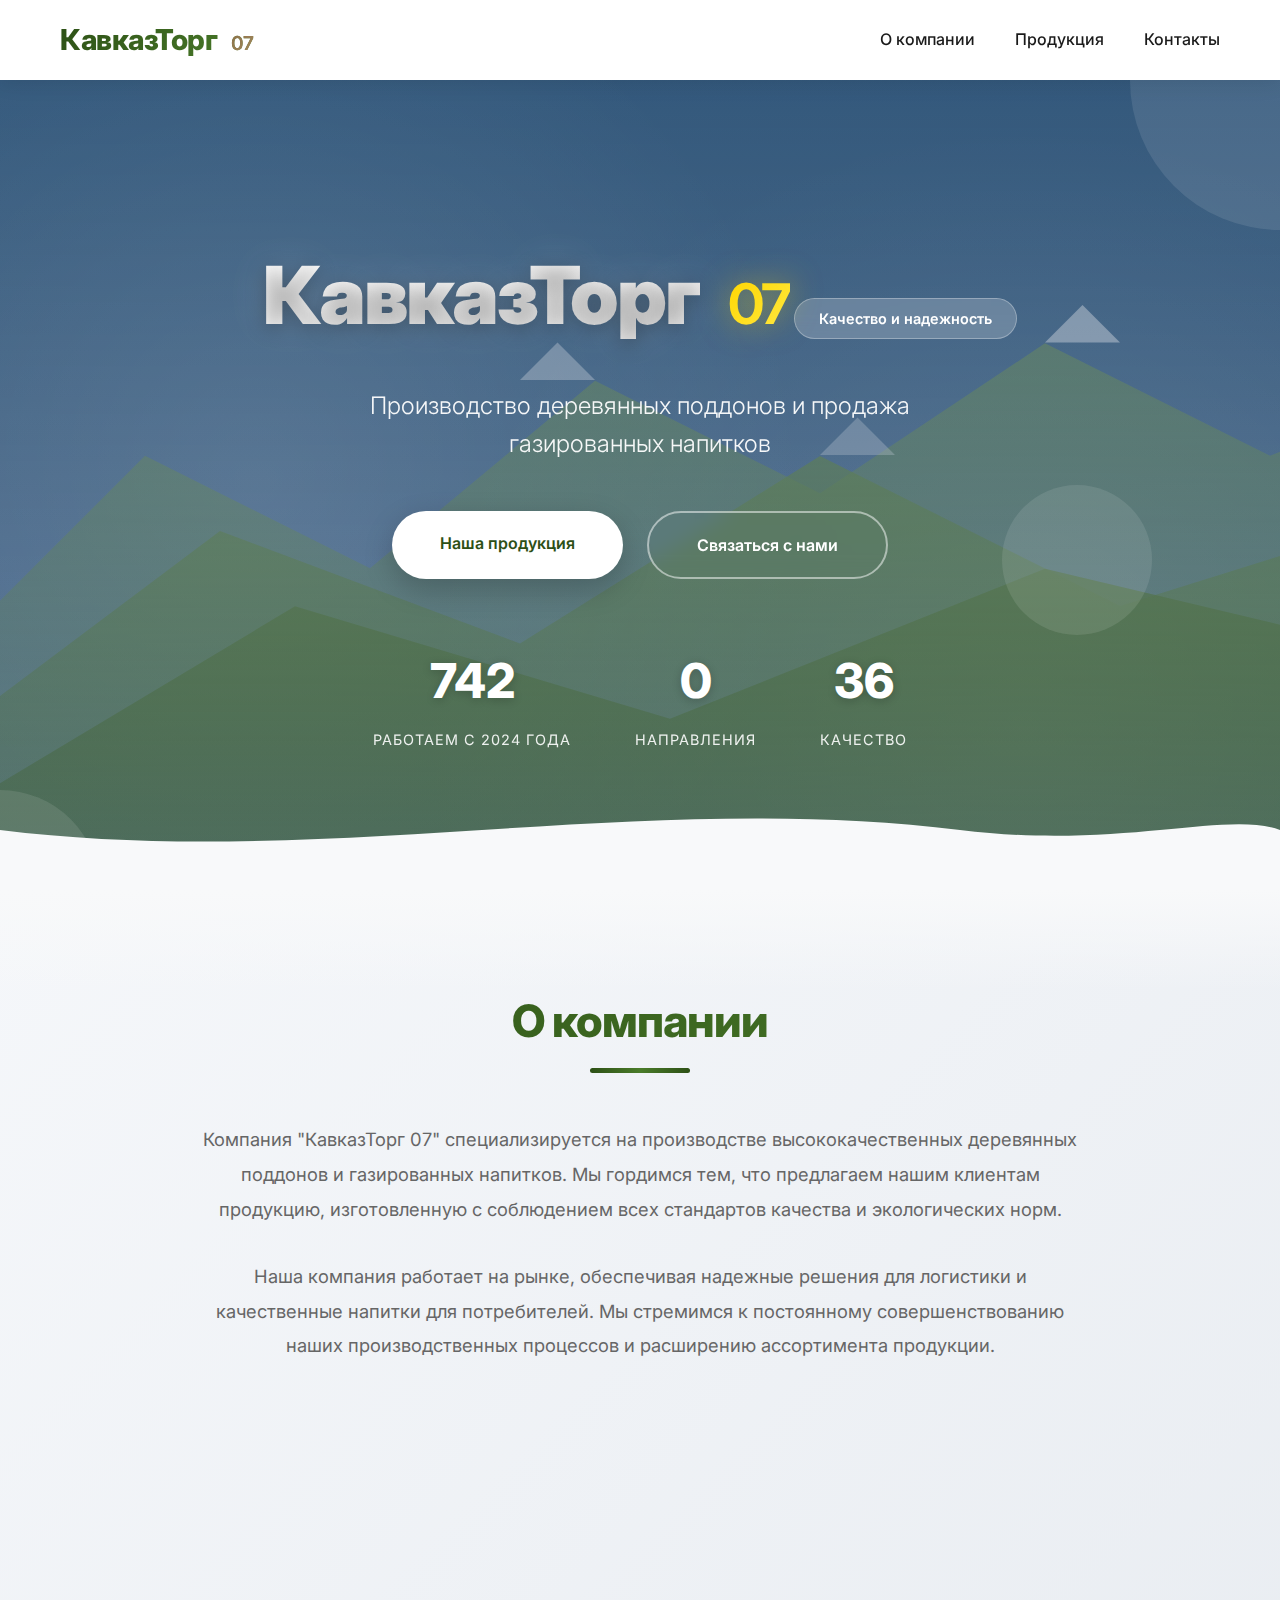
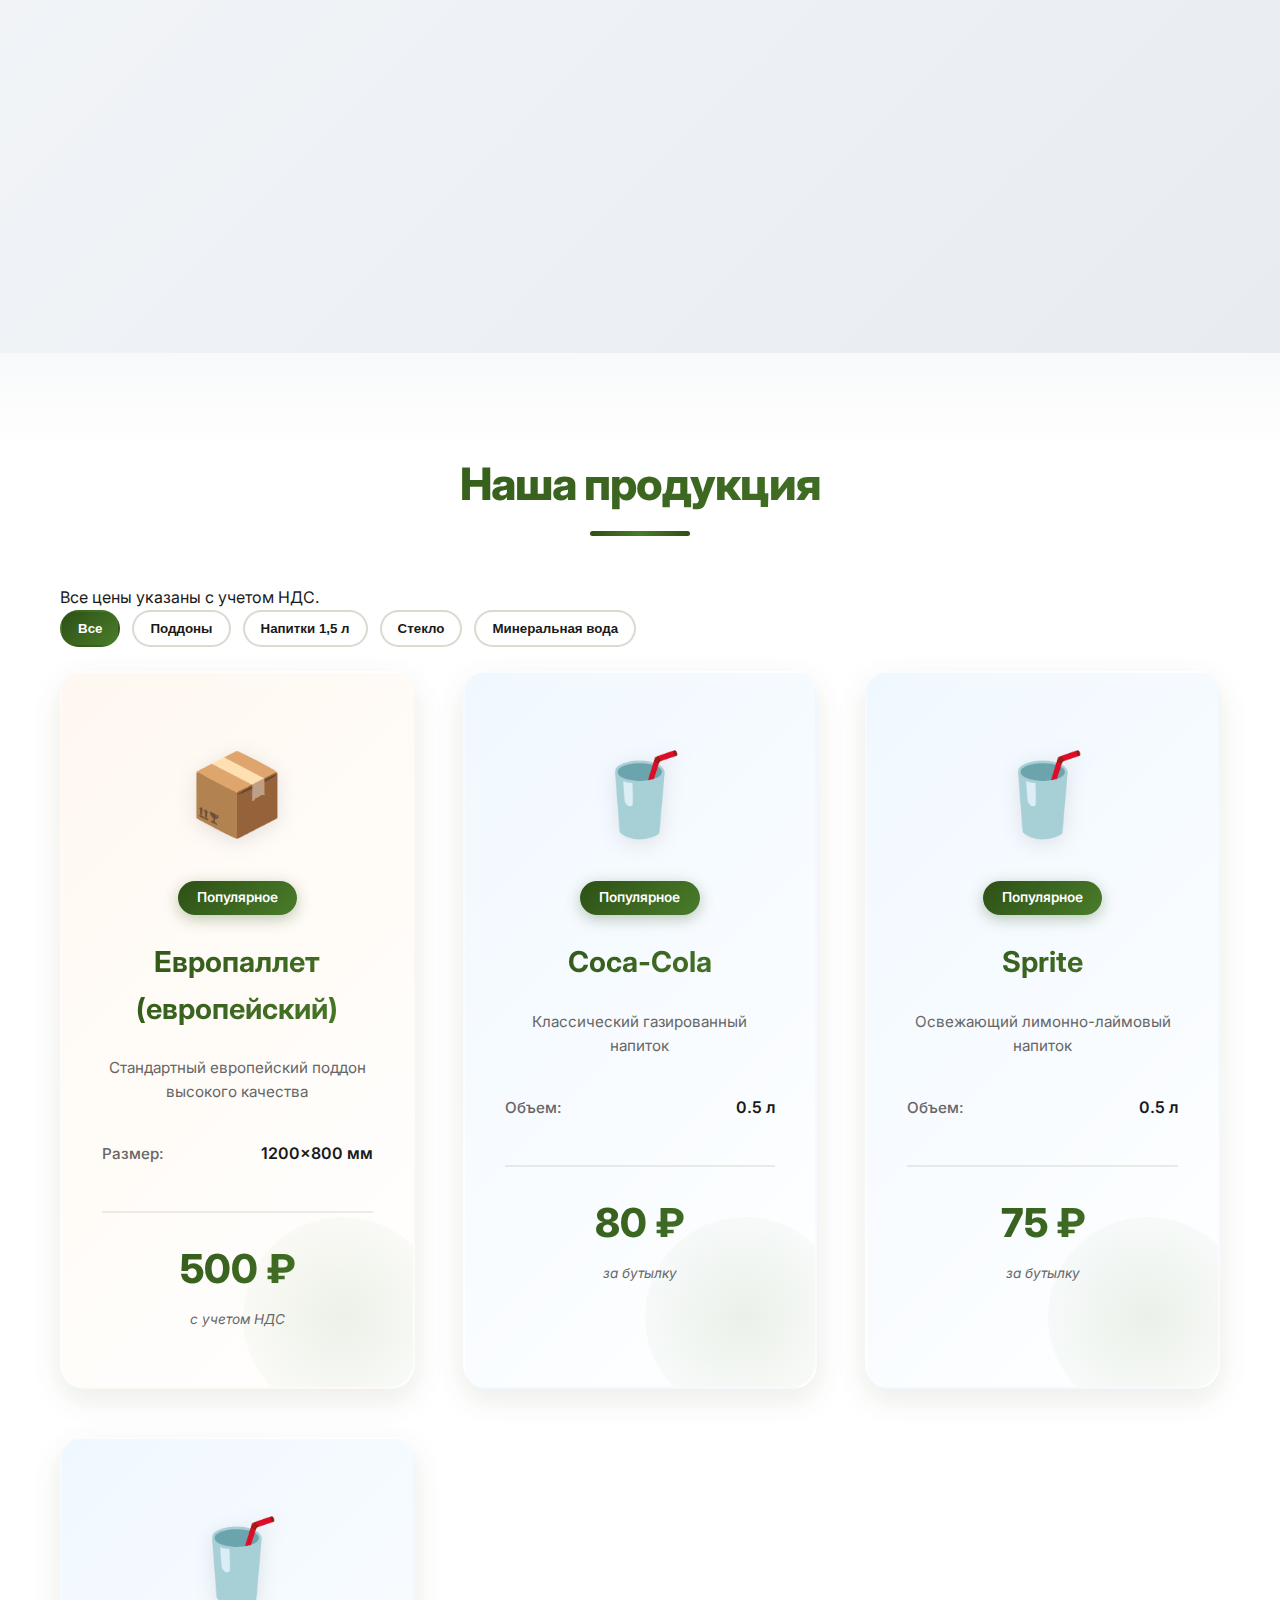
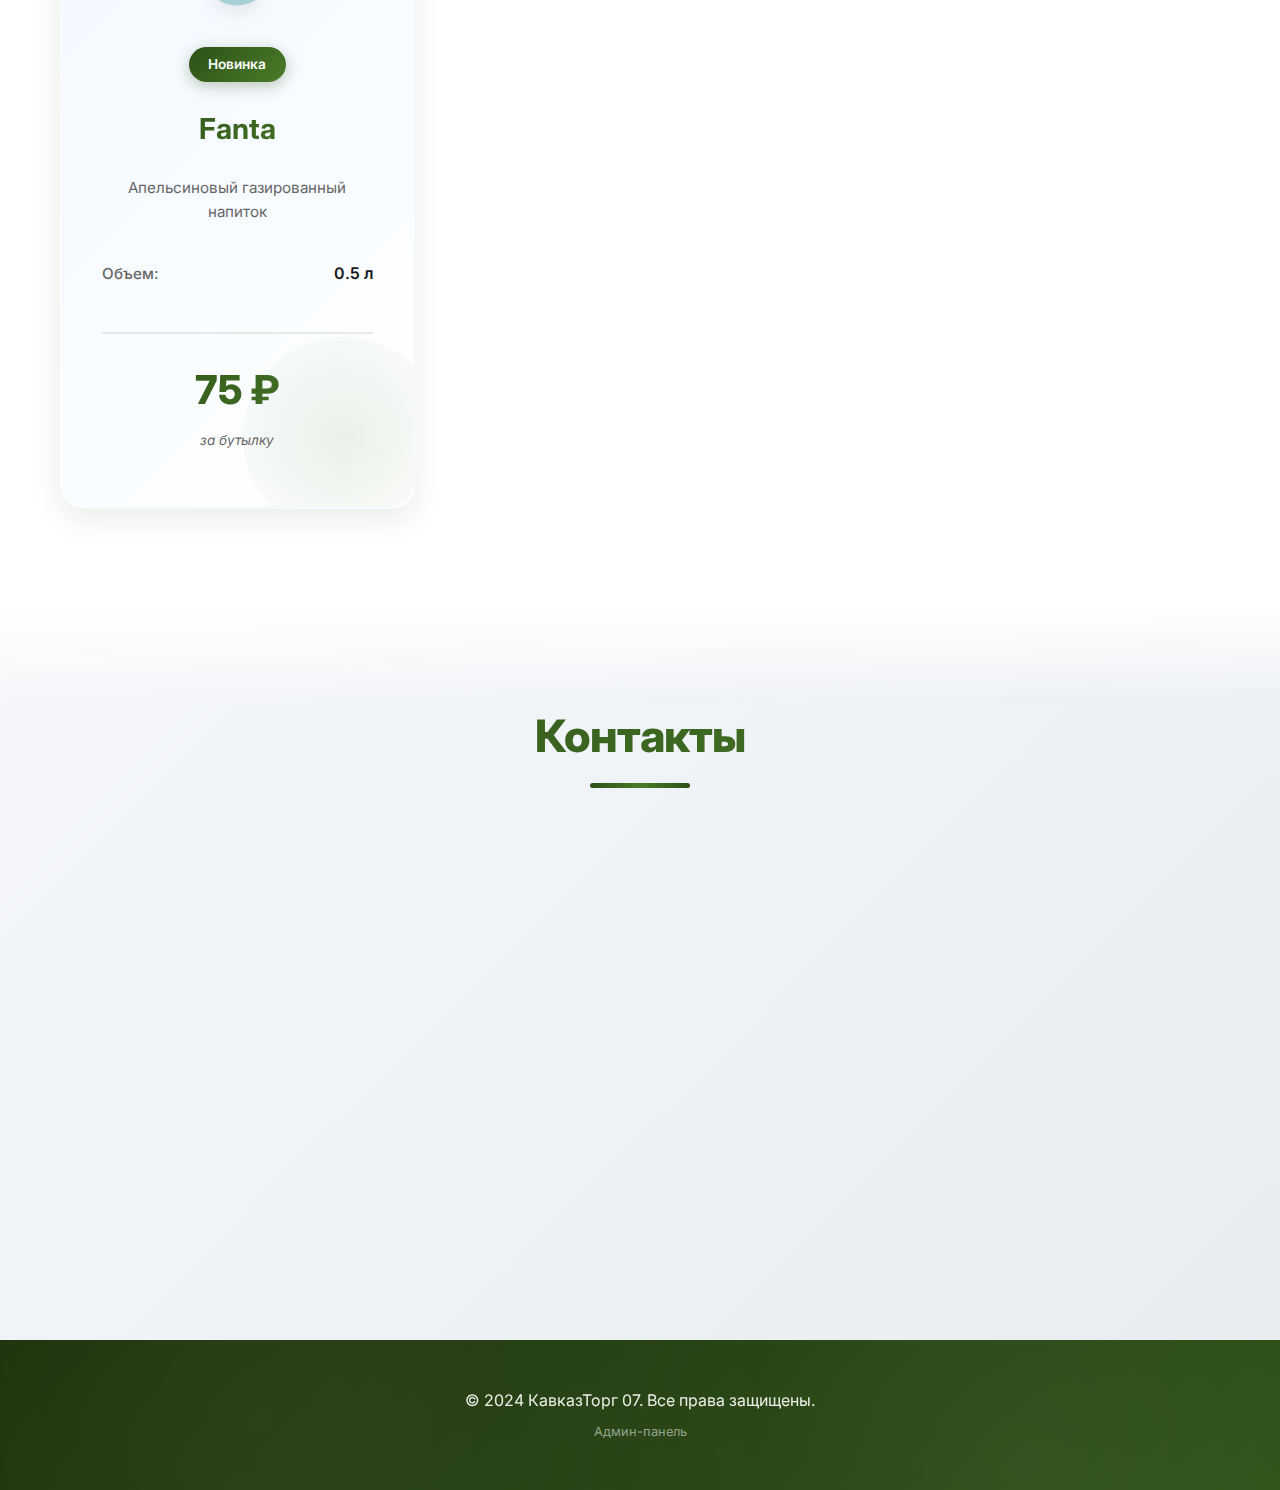
<file: index.html>
<!DOCTYPE html>
<html lang="ru">
<head>
    <meta charset="UTF-8">
    <meta name="viewport" content="width=device-width, initial-scale=1.0">
    <meta name="description" content="КавказТорг 07 - производство деревянных поддонов и газированных напитков">
    <title>КавказТорг 07 - Деревянные поддоны и газированные напитки</title>
    <link rel="stylesheet" href="styles.css">
    <link rel="preconnect" href="https://fonts.googleapis.com">
    <link rel="preconnect" href="https://fonts.gstatic.com" crossorigin>
    <link href="https://fonts.googleapis.com/css2?family=Inter:wght@300;400;500;600;700&display=swap" rel="stylesheet">
    <script src="data.js"></script>
</head>
<body>
    <!-- Header -->
    <header class="header">
        <div class="container">
            <div class="header-content">
                <a href="#" class="logo" onclick="event.preventDefault(); window.scrollTo({top: 0, behavior: 'smooth'});">
                    <h1 class="logo-text">КавказТорг <span class="logo-number">07</span></h1>
                </a>
                <nav class="nav">
                    <a href="#about" class="nav-link">О компании</a>
                    <a href="#products" class="nav-link">Продукция</a>
                    <a href="#contacts" class="nav-link">Контакты</a>
                </nav>
                <div class="mobile-menu-toggle" id="mobileMenuToggle">
                    <span></span>
                    <span></span>
                    <span></span>
                </div>
            </div>
        </div>
        <nav class="mobile-nav" id="mobileNav">
            <a href="#about" class="mobile-nav-link">О компании</a>
            <a href="#products" class="mobile-nav-link">Продукция</a>
            <a href="#contacts" class="mobile-nav-link">Контакты</a>
        </nav>
    </header>

    <!-- Hero Section -->
    <section class="hero">
        <!-- Интерактивный фон с горами Кавказа -->
        <svg class="hero-mountains" viewBox="0 0 1920 1080" preserveAspectRatio="xMidYMax slice" xmlns="http://www.w3.org/2000/svg">
            <defs>
                <linearGradient id="mountainGradient1" x1="0%" y1="0%" x2="0%" y2="100%">
                    <stop offset="0%" style="stop-color:#5a7c3a;stop-opacity:0.8" />
                    <stop offset="50%" style="stop-color:#4a6c2a;stop-opacity:0.6" />
                    <stop offset="100%" style="stop-color:#3a5c1a;stop-opacity:0.4" />
                </linearGradient>
                <linearGradient id="mountainGradient2" x1="0%" y1="0%" x2="0%" y2="100%">
                    <stop offset="0%" style="stop-color:#6a8c4a;stop-opacity:0.7" />
                    <stop offset="50%" style="stop-color:#5a7c3a;stop-opacity:0.5" />
                    <stop offset="100%" style="stop-color:#4a6c2a;stop-opacity:0.3" />
                </linearGradient>
                <linearGradient id="mountainGradient3" x1="0%" y1="0%" x2="0%" y2="100%">
                    <stop offset="0%" style="stop-color:#7a9c5a;stop-opacity:0.6" />
                    <stop offset="50%" style="stop-color:#6a8c4a;stop-opacity:0.4" />
                    <stop offset="100%" style="stop-color:#5a7c3a;stop-opacity:0.2" />
                </linearGradient>
                <linearGradient id="skyGradient" x1="0%" y1="0%" x2="0%" y2="100%">
                    <stop offset="0%" style="stop-color:#87CEEB;stop-opacity:0.3" />
                    <stop offset="50%" style="stop-color:#B0E0E6;stop-opacity:0.2" />
                    <stop offset="100%" style="stop-color:#E0F6FF;stop-opacity:0.1" />
                </linearGradient>
            </defs>
            <!-- Небо -->
            <rect width="100%" height="100%" fill="url(#skyGradient)"/>
            <!-- Горы на заднем плане -->
            <path class="mountain mountain-back" d="M 0,800 L 300,500 L 600,650 L 900,400 L 1200,550 L 1500,350 L 1800,500 L 1920,450 L 1920,1080 L 0,1080 Z" fill="url(#mountainGradient3)">
                <animate attributeName="d" dur="30s" repeatCount="indefinite" 
                    values="M 0,800 L 300,500 L 600,650 L 900,400 L 1200,550 L 1500,350 L 1800,500 L 1920,450 L 1920,1080 L 0,1080 Z;
                            M 0,820 L 300,520 L 600,670 L 900,420 L 1200,570 L 1500,370 L 1800,520 L 1920,470 L 1920,1080 L 0,1080 Z;
                            M 0,800 L 300,500 L 600,650 L 900,400 L 1200,550 L 1500,350 L 1800,500 L 1920,450 L 1920,1080 L 0,1080 Z"/>
            </path>
            <!-- Горы на среднем плане -->
            <path class="mountain mountain-mid" d="M 0,900 L 400,600 L 800,750 L 1200,500 L 1600,700 L 1920,600 L 1920,1080 L 0,1080 Z" fill="url(#mountainGradient2)">
                <animate attributeName="d" dur="25s" repeatCount="indefinite" 
                    values="M 0,900 L 400,600 L 800,750 L 1200,500 L 1600,700 L 1920,600 L 1920,1080 L 0,1080 Z;
                            M 0,920 L 400,620 L 800,770 L 1200,520 L 1600,720 L 1920,620 L 1920,1080 L 0,1080 Z;
                            M 0,900 L 400,600 L 800,750 L 1200,500 L 1600,700 L 1920,600 L 1920,1080 L 0,1080 Z"/>
            </path>
            <!-- Горы на переднем плане -->
            <path class="mountain mountain-front" d="M 0,1000 L 500,700 L 1000,850 L 1500,650 L 1920,750 L 1920,1080 L 0,1080 Z" fill="url(#mountainGradient1)">
                <animate attributeName="d" dur="20s" repeatCount="indefinite" 
                    values="M 0,1000 L 500,700 L 1000,850 L 1500,650 L 1920,750 L 1920,1080 L 0,1080 Z;
                            M 0,1020 L 500,720 L 1000,870 L 1500,670 L 1920,770 L 1920,1080 L 0,1080 Z;
                            M 0,1000 L 500,700 L 1000,850 L 1500,650 L 1920,750 L 1920,1080 L 0,1080 Z"/>
            </path>
            <!-- Снежные вершины -->
            <path class="snow-peak" d="M 800,400 L 850,350 L 900,400 Z" fill="rgba(255,255,255,0.4)"/>
            <path class="snow-peak" d="M 1200,500 L 1250,450 L 1300,500 Z" fill="rgba(255,255,255,0.3)"/>
            <path class="snow-peak" d="M 1500,350 L 1550,300 L 1600,350 Z" fill="rgba(255,255,255,0.5)"/>
        </svg>
        <div class="hero-decoration hero-decoration-1"></div>
        <div class="hero-decoration hero-decoration-2"></div>
        <div class="hero-decoration hero-decoration-3"></div>
        <div class="container">
            <div class="hero-content">
                <div class="hero-logo-text-wrapper">
                    <h1 class="hero-logo-text">
                        <span class="hero-logo-main">КавказТорг</span>
                        <span class="hero-logo-number">07</span>
                    </h1>
                    <div class="hero-logo-underline"></div>
                </div>
                <div class="hero-badge">Качество и надежность</div>
                <p class="hero-subtitle">Производство деревянных поддонов и продажа газированных напитков</p>
                <div class="hero-buttons">
                    <a href="#products" class="btn btn-primary">Наша продукция</a>
                    <a href="#contacts" class="btn btn-secondary">Связаться с нами</a>
                </div>
                <div class="hero-stats">
                    <div class="stat-item">
                        <div class="stat-number">2024</div>
                        <div class="stat-label">Работаем с 2024 года</div>
                    </div>
                    <div class="stat-item">
                        <div class="stat-number">2</div>
                        <div class="stat-label">Направления</div>
                    </div>
                    <div class="stat-item">
                        <div class="stat-number">100%</div>
                        <div class="stat-label">Качество</div>
                    </div>
                </div>
            </div>
        </div>
        <div class="hero-wave">
            <svg viewBox="0 0 1200 120" preserveAspectRatio="none">
                <path d="M0,60 C300,100 600,20 900,60 C1050,80 1150,40 1200,60 L1200,120 L0,120 Z" fill="currentColor"></path>
            </svg>
        </div>
    </section>

    <!-- About Section -->
    <section id="about" class="about">
        <div class="container">
            <h2 class="section-title">О компании</h2>
            <div class="about-content">
                <div class="about-text">
                    <p class="about-description">
                        Компания "КавказТорг 07" специализируется на производстве высококачественных деревянных поддонов 
                        и газированных напитков. Мы гордимся тем, что предлагаем нашим клиентам продукцию, 
                        изготовленную с соблюдением всех стандартов качества и экологических норм.
                    </p>
                    <p class="about-description">
                        Наша компания работает на рынке, обеспечивая надежные решения для логистики и 
                        качественные напитки для потребителей. Мы стремимся к постоянному совершенствованию 
                        наших производственных процессов и расширению ассортимента продукции.
                    </p>
                </div>
                <div class="about-features">
                    <div class="feature-card feature-card-1">
                        <div class="feature-icon-wrapper">
                            <div class="feature-icon">📦</div>
                            <div class="feature-icon-bg"></div>
                        </div>
                        <h3 class="feature-title">Деревянные поддоны</h3>
                        <p class="feature-text">Прочные и надежные поддоны для вашего бизнеса</p>
                        <div class="feature-decoration"></div>
                    </div>
                    <div class="feature-card feature-card-2">
                        <div class="feature-icon-wrapper">
                            <div class="feature-icon">🥤</div>
                            <div class="feature-icon-bg"></div>
                        </div>
                        <h3 class="feature-title">Газированные напитки</h3>
                        <p class="feature-text">Освежающие напитки высокого качества</p>
                        <div class="feature-decoration"></div>
                    </div>
                    <div class="feature-card feature-card-3">
                        <div class="feature-icon-wrapper">
                            <div class="feature-icon">✓</div>
                            <div class="feature-icon-bg"></div>
                        </div>
                        <h3 class="feature-title">Качество</h3>
                        <p class="feature-text">Соблюдение всех стандартов производства</p>
                        <div class="feature-decoration"></div>
                    </div>
                </div>
            </div>
        </div>
    </section>

    <!-- Products Section -->
    <section id="products" class="products">
        <div class="container">
            <h2 class="section-title">Наша продукция</h2>
            <p class="products-note">Все цены указаны с учетом НДС.</p>
            <div class="products-filters">
                <button class="products-filter-btn active" data-filter="all" type="button">Все</button>
                <button class="products-filter-btn" data-filter="pallet" type="button">Поддоны</button>
                <button class="products-filter-btn" data-filter="drink-15" type="button">Напитки 1,5 л</button>
                <button class="products-filter-btn" data-filter="drink-glass" type="button">Стекло</button>
                <button class="products-filter-btn" data-filter="drink-water" type="button">Минеральная вода</button>
            </div>
            <div class="products-grid" id="productsGrid">
                <!-- Товары загружаются динамически -->
            </div>
        </div>
    </section>

    <!-- Contacts Section -->
    <section id="contacts" class="contacts">
        <div class="container">
            <h2 class="section-title">Контакты</h2>
            <div class="contacts-content">
                <div class="contact-card contact-card-1">
                    <div class="contact-icon-wrapper">
                        <div class="contact-icon">📞</div>
                        <div class="contact-icon-ring"></div>
                    </div>
                    <h3 class="contact-title">Телефон</h3>
                    <a href="tel:+79287045333" class="contact-link">+7 (928) 704-53-33</a>
                    <div class="contact-decoration"></div>
                </div>
                <div class="contact-card contact-card-2">
                    <div class="contact-icon-wrapper">
                        <div class="contact-icon">📍</div>
                        <div class="contact-icon-ring"></div>
                    </div>
                    <h3 class="contact-title">Юридический адрес</h3>
                    <p class="contact-text">
                        361202, Кабардино-Балкарская республика,<br>
                        м.р-н Терский, г.п. Терек,<br>
                        ул. Лермонтова, д. 44
                    </p>
                    <div class="contact-decoration"></div>
                </div>
                <div class="contact-card contact-card-3">
                    <div class="contact-icon-wrapper">
                        <div class="contact-icon">🏢</div>
                        <div class="contact-icon-ring"></div>
                    </div>
                    <h3 class="contact-title">Фактический адрес</h3>
                    <p class="contact-text">
                        г. Нальчик,<br>
                        ул. Мальбахова, 32
                    </p>
                    <div class="contact-decoration"></div>
                </div>
            </div>
        </div>
    </section>

    <!-- Footer -->
    <footer class="footer">
        <div class="container">
            <div class="footer-content">
                <p class="footer-text">&copy; 2024 КавказТорг 07. Все права защищены.</p>
                <a href="admin.html" style="color: rgba(255,255,255,0.5); font-size: 0.8rem; text-decoration: none; margin-top: 0.5rem; display: block;">Админ-панель</a>
            </div>
        </div>
    </footer>

    <script src="script.js"></script>
</body>
</html>
</file>
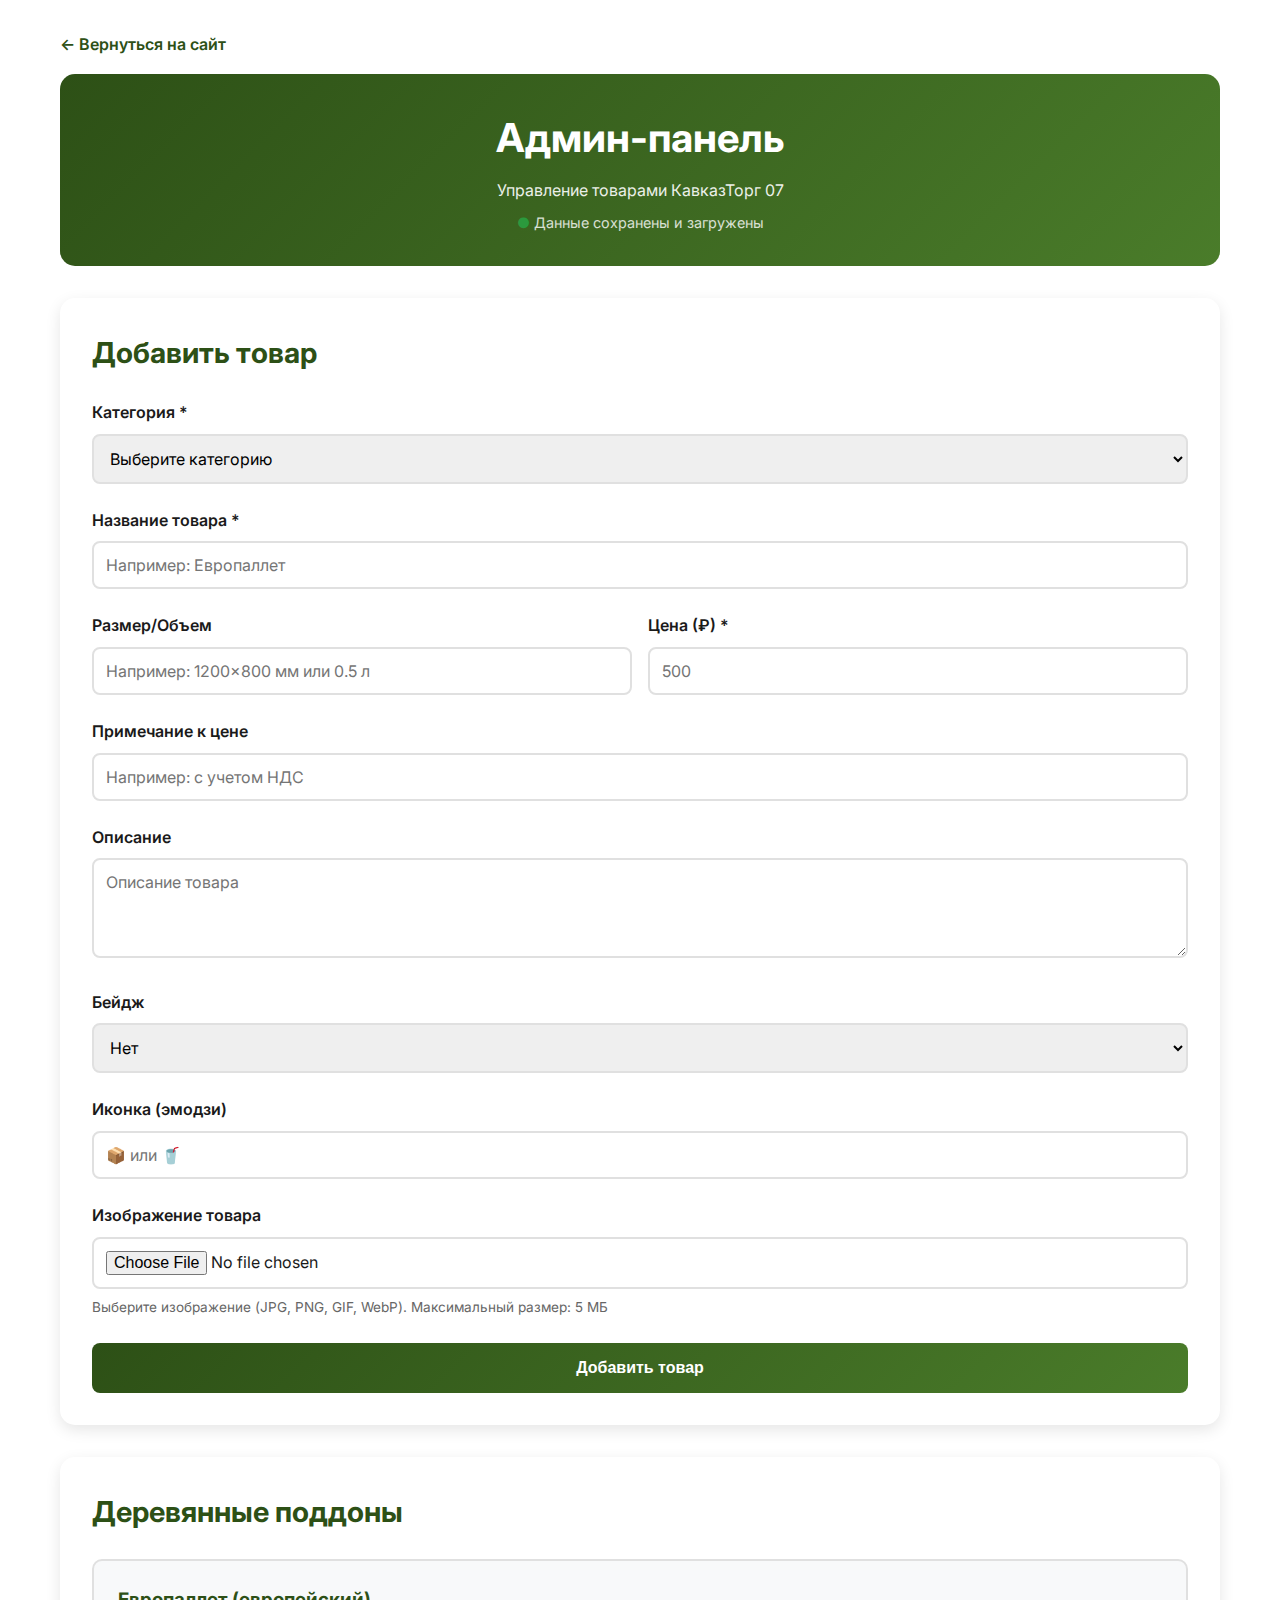
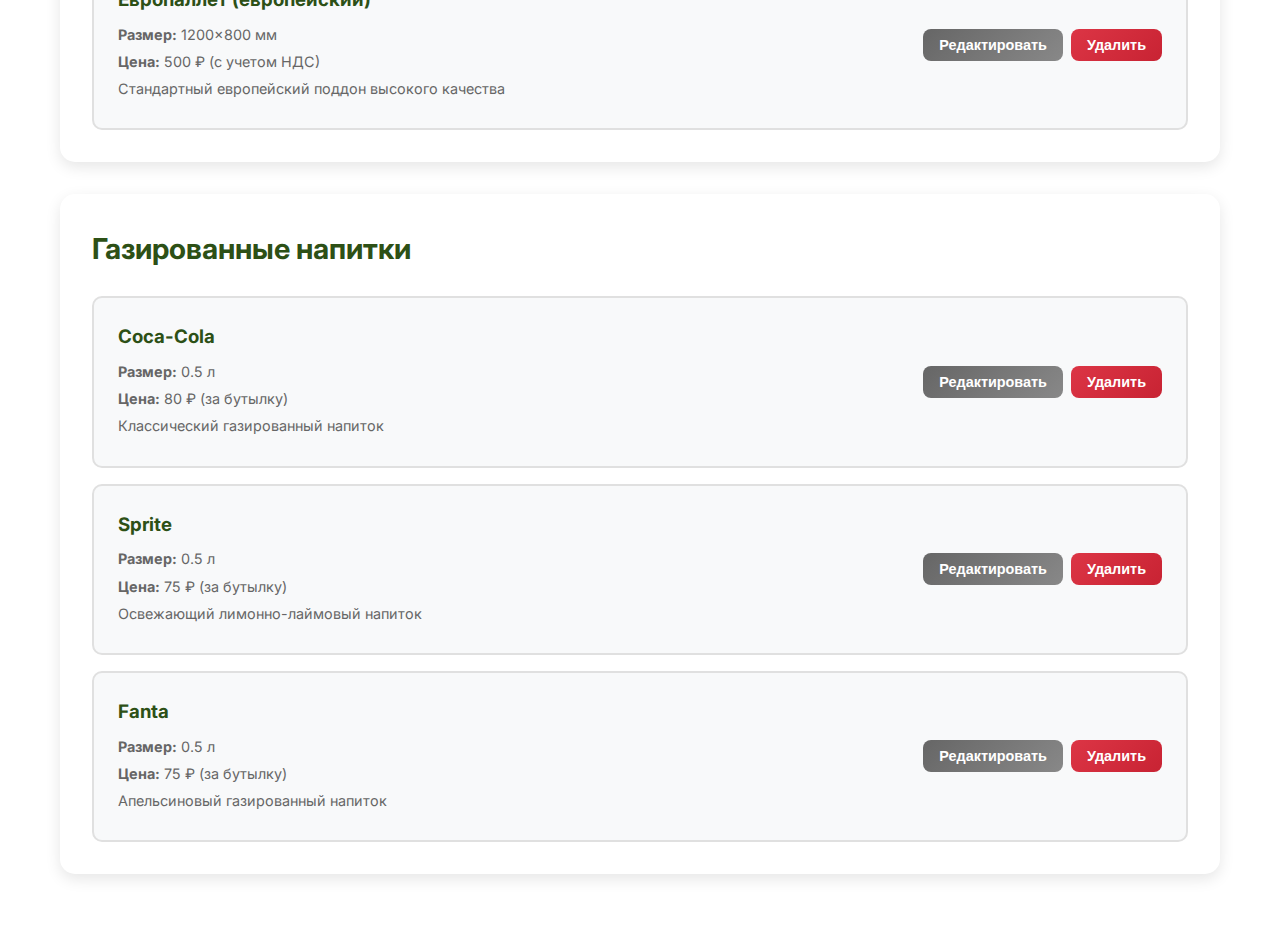
<file: admin.html>
<!DOCTYPE html>
<html lang="ru">
<head>
    <meta charset="UTF-8">
    <meta name="viewport" content="width=device-width, initial-scale=1.0">
    <title>Админ-панель - КавказТорг 07</title>
    <link rel="stylesheet" href="styles.css">
    <link rel="preconnect" href="https://fonts.googleapis.com">
    <link rel="preconnect" href="https://fonts.gstatic.com" crossorigin>
    <link href="https://fonts.googleapis.com/css2?family=Inter:wght@300;400;500;600;700&display=swap" rel="stylesheet">
    <style>
        .admin-container {
            max-width: 1200px;
            margin: 0 auto;
            padding: 2rem 20px;
        }

        .admin-header {
            background: linear-gradient(135deg, var(--primary-green), var(--light-green));
            color: white;
            padding: 2rem;
            border-radius: 15px;
            margin-bottom: 2rem;
            text-align: center;
        }

        .admin-header h1 {
            margin: 0;
            font-size: 2.5rem;
        }

        .admin-header p {
            margin: 0.5rem 0 0;
            opacity: 0.9;
        }

        .admin-section {
            background: white;
            padding: 2rem;
            border-radius: 15px;
            box-shadow: 0 5px 15px rgba(0, 0, 0, 0.1);
            margin-bottom: 2rem;
        }

        .admin-section h2 {
            color: var(--primary-green);
            margin-bottom: 1.5rem;
            font-size: 1.8rem;
        }

        .form-group {
            margin-bottom: 1.5rem;
        }

        .form-group label {
            display: block;
            margin-bottom: 0.5rem;
            color: var(--text-dark);
            font-weight: 600;
        }

        .form-group input,
        .form-group select,
        .form-group textarea {
            width: 100%;
            padding: 0.75rem;
            border: 2px solid #e0e0e0;
            border-radius: 8px;
            font-size: 1rem;
            font-family: 'Inter', sans-serif;
            transition: border-color 0.3s ease;
        }

        .form-group input:focus,
        .form-group select:focus,
        .form-group textarea:focus {
            outline: none;
            border-color: var(--primary-green);
        }

        .form-group select:disabled {
            background: #f5f5f5;
            cursor: not-allowed;
            opacity: 0.7;
        }

        .form-group textarea {
            resize: vertical;
            min-height: 100px;
        }

        .form-row {
            display: grid;
            grid-template-columns: 1fr 1fr;
            gap: 1rem;
        }

        .btn-admin {
            padding: 1rem 2rem;
            background: linear-gradient(135deg, var(--primary-green), var(--light-green));
            color: white;
            border: none;
            border-radius: 8px;
            font-size: 1rem;
            font-weight: 600;
            cursor: pointer;
            transition: all 0.3s ease;
            width: 100%;
        }

        .btn-admin:hover {
            transform: translateY(-2px);
            box-shadow: 0 5px 15px rgba(45, 80, 22, 0.3);
        }

        .btn-admin-secondary {
            background: linear-gradient(135deg, #666, #888);
        }

        .btn-admin-danger {
            background: linear-gradient(135deg, #dc3545, #c82333);
        }

        .products-list {
            display: grid;
            gap: 1rem;
        }

        .product-item-admin {
            background: var(--bg-light);
            padding: 1.5rem;
            border-radius: 10px;
            border: 2px solid #e0e0e0;
            display: flex;
            justify-content: space-between;
            align-items: center;
        }

        .product-item-admin-info {
            flex: 1;
        }

        .product-item-admin-info h3 {
            margin: 0 0 0.5rem;
            color: var(--primary-green);
        }

        .product-item-admin-info p {
            margin: 0.25rem 0;
            color: var(--text-light);
            font-size: 0.9rem;
        }

        .product-item-admin-actions {
            display: flex;
            gap: 0.5rem;
        }

        .btn-small {
            padding: 0.5rem 1rem;
            font-size: 0.9rem;
        }

        .image-preview {
            max-width: 200px;
            max-height: 200px;
            margin-top: 0.5rem;
            border-radius: 8px;
            display: none;
            border: 2px solid #e0e0e0;
            padding: 5px;
            background: var(--bg-light);
        }

        .image-preview.show {
            display: block;
        }

        .file-input-wrapper {
            position: relative;
            display: inline-block;
            width: 100%;
        }

        .file-input-wrapper input[type="file"] {
            width: 100%;
            padding: 0.75rem;
            border: 2px solid #e0e0e0;
            border-radius: 8px;
            font-size: 1rem;
            font-family: 'Inter', sans-serif;
            cursor: pointer;
            transition: border-color 0.3s ease;
            background: white;
        }

        .file-input-wrapper input[type="file"]:hover {
            border-color: var(--primary-green);
        }

        .file-input-wrapper input[type="file"]:focus {
            outline: none;
            border-color: var(--primary-green);
        }

        .file-input-info {
            margin-top: 0.5rem;
            font-size: 0.85rem;
            color: var(--text-light);
        }

        .remove-image-btn {
            margin-top: 0.5rem;
            padding: 0.5rem 1rem;
            background: #dc3545;
            color: white;
            border: none;
            border-radius: 5px;
            cursor: pointer;
            font-size: 0.9rem;
            display: none;
        }

        .remove-image-btn.show {
            display: inline-block;
        }

        .remove-image-btn:hover {
            background: #c82333;
        }

        .loading-indicator {
            display: none;
            margin-top: 0.5rem;
            color: var(--primary-green);
            font-size: 0.9rem;
        }

        .loading-indicator.show {
            display: block;
        }

        .error-message {
            background: #f8d7da;
            color: #721c24;
            padding: 1rem;
            border-radius: 8px;
            margin-bottom: 1rem;
            display: none;
        }

        .error-message.show {
            display: block;
        }

        .edit-mode {
            background: #fff3cd;
            border: 2px solid #ffc107;
        }

        .form-actions {
            display: flex;
            gap: 1rem;
        }

        .form-actions .btn-admin {
            flex: 1;
        }

        .btn-cancel {
            background: linear-gradient(135deg, #6c757d, #5a6268);
        }

        .btn-cancel:hover {
            background: linear-gradient(135deg, #5a6268, #495057);
        }

        .success-message {
            background: #d4edda;
            color: #155724;
            padding: 1rem;
            border-radius: 8px;
            margin-bottom: 1rem;
            display: none;
        }

        .success-message.show {
            display: block;
        }

        .back-link {
            display: inline-block;
            margin-bottom: 1rem;
            color: var(--primary-green);
            text-decoration: none;
            font-weight: 600;
            transition: color 0.3s ease;
        }

        .back-link:hover {
            color: var(--light-green);
        }
    </style>
    <script src="data.js"></script>
</head>
<body>
    <div class="admin-container">
        <a href="index.html" class="back-link">← Вернуться на сайт</a>
        
        <div class="admin-header">
            <h1>Админ-панель</h1>
            <p>Управление товарами КавказТорг 07</p>
            <p style="font-size: 0.9rem; margin-top: 0.5rem; opacity: 0.8;" id="storageStatus">
                <span id="storageIndicator">●</span> Данные сохраняются в браузере
            </p>
        </div>

        <div class="success-message" id="successMessage">
            Товар успешно добавлен!
        </div>

        <div class="error-message" id="errorMessage">
            <span id="errorText"></span>
        </div>

        <div class="admin-section" id="productFormSection">
            <h2 id="formTitle">Добавить товар</h2>
            <form id="productForm">
                <input type="hidden" id="editingProductId" value="">
                <input type="hidden" id="editingCategory" value="">
                <div class="form-group">
                    <label for="productCategory">Категория *</label>
                    <select id="productCategory" required>
                        <option value="">Выберите категорию</option>
                        <option value="pallets">Деревянные поддоны</option>
                        <option value="drinks">Газированные напитки</option>
                    </select>
                </div>

                <div class="form-group">
                    <label for="productName">Название товара *</label>
                    <input type="text" id="productName" required placeholder="Например: Европаллет">
                </div>

                <div class="form-row">
                    <div class="form-group">
                        <label for="productSize">Размер/Объем</label>
                        <input type="text" id="productSize" placeholder="Например: 1200×800 мм или 0.5 л">
                    </div>

                    <div class="form-group">
                        <label for="productPrice">Цена (₽) *</label>
                        <input type="number" id="productPrice" required min="0" step="0.01" placeholder="500">
                    </div>
                </div>

                <div class="form-group">
                    <label for="productPriceNote">Примечание к цене</label>
                    <input type="text" id="productPriceNote" placeholder="Например: с учетом НДС">
                </div>

                <div class="form-group">
                    <label for="productDescription">Описание</label>
                    <textarea id="productDescription" placeholder="Описание товара"></textarea>
                </div>

                <div class="form-group">
                    <label for="productBadge">Бейдж</label>
                    <select id="productBadge">
                        <option value="">Нет</option>
                        <option value="Популярное">Популярное</option>
                        <option value="Новинка">Новинка</option>
                        <option value="Акция">Акция</option>
                    </select>
                </div>

                <div class="form-group">
                    <label for="productIcon">Иконка (эмодзи)</label>
                    <input type="text" id="productIcon" placeholder="📦 или 🥤" maxlength="2">
                </div>

                <div class="form-group">
                    <label for="productImage">Изображение товара</label>
                    <div class="file-input-wrapper">
                        <input type="file" id="productImage" accept="image/*" />
                        <div class="file-input-info">Выберите изображение (JPG, PNG, GIF, WebP). Максимальный размер: 5 МБ</div>
                        <div class="loading-indicator" id="imageLoading">Загрузка изображения...</div>
                    </div>
                    <img id="imagePreview" class="image-preview" alt="Превью">
                    <button type="button" class="remove-image-btn" id="removeImageBtn">Удалить изображение</button>
                </div>

                <div class="form-actions">
                    <button type="submit" class="btn-admin" id="submitBtn">Добавить товар</button>
                    <button type="button" class="btn-admin btn-cancel" id="cancelBtn" style="display: none;">Отмена</button>
                </div>
            </form>
        </div>

        <div class="admin-section">
            <h2>Деревянные поддоны</h2>
            <div class="products-list" id="palletsList"></div>
        </div>

        <div class="admin-section">
            <h2>Газированные напитки</h2>
            <div class="products-list" id="drinksList"></div>
        </div>
    </div>

    <script>
        const productForm = document.getElementById('productForm');
        const productFormSection = document.getElementById('productFormSection');
        const formTitle = document.getElementById('formTitle');
        const submitBtn = document.getElementById('submitBtn');
        const cancelBtn = document.getElementById('cancelBtn');
        const editingProductId = document.getElementById('editingProductId');
        const editingCategory = document.getElementById('editingCategory');
        const successMessage = document.getElementById('successMessage');
        const errorMessage = document.getElementById('errorMessage');
        const errorText = document.getElementById('errorText');
        const imagePreview = document.getElementById('imagePreview');
        const productImageInput = document.getElementById('productImage');
        const removeImageBtn = document.getElementById('removeImageBtn');
        const imageLoading = document.getElementById('imageLoading');
        let selectedImageBase64 = null;
        let isEditMode = false;

        function showError(message) {
            errorText.textContent = message;
            errorMessage.classList.add('show');
            setTimeout(() => {
                errorMessage.classList.remove('show');
            }, 5000);
        }

        function hideError() {
            errorMessage.classList.remove('show');
        }

        // Функция для оптимизации и конвертации изображения в base64
        function convertFileToBase64(file) {
            return new Promise((resolve, reject) => {
                // Проверка типа файла
                if (!file.type.startsWith('image/')) {
                    reject(new Error('Выберите файл изображения'));
                    return;
                }

                // Проверка размера файла (максимум 10 МБ до оптимизации)
                if (file.size > 10 * 1024 * 1024) {
                    reject(new Error('Файл слишком большой. Максимальный размер: 10 МБ'));
                    return;
                }

                const reader = new FileReader();
                reader.onload = function(e) {
                    const img = new Image();
                    img.onload = function() {
                        // Создаем canvas для оптимизации
                        const canvas = document.createElement('canvas');
                        let width = img.width;
                        let height = img.height;
                        
                        // Ограничиваем максимальный размер (1920px по большей стороне)
                        const maxDimension = 1920;
                        if (width > maxDimension || height > maxDimension) {
                            if (width > height) {
                                height = (height / width) * maxDimension;
                                width = maxDimension;
                            } else {
                                width = (width / height) * maxDimension;
                                height = maxDimension;
                            }
                        }
                        
                        canvas.width = width;
                        canvas.height = height;
                        
                        const ctx = canvas.getContext('2d');
                        ctx.drawImage(img, 0, 0, width, height);
                        
                        // Конвертируем в base64 с качеством 0.85 (хороший баланс между качеством и размером)
                        const optimizedBase64 = canvas.toDataURL('image/jpeg', 0.85);
                        
                        // Проверяем размер после оптимизации (максимум 2 МБ для base64)
                        if (optimizedBase64.length > 2 * 1024 * 1024) {
                            // Пробуем с меньшим качеством
                            const optimizedBase642 = canvas.toDataURL('image/jpeg', 0.7);
                            if (optimizedBase642.length > 2 * 1024 * 1024) {
                                reject(new Error('Изображение слишком большое даже после оптимизации. Попробуйте другое изображение.'));
                                return;
                            }
                            resolve(optimizedBase642);
                        } else {
                            resolve(optimizedBase64);
                        }
                    };
                    img.onerror = function() {
                        reject(new Error('Ошибка при загрузке изображения'));
                    };
                    img.src = e.target.result;
                };
                reader.onerror = function() {
                    reject(new Error('Ошибка при чтении файла'));
                };
                reader.readAsDataURL(file);
            });
        }

        // Обработка выбора файла
        productImageInput.addEventListener('change', async function(e) {
            const file = e.target.files[0];
            if (file) {
                imageLoading.classList.add('show');
                hideError();
                
                try {
                    selectedImageBase64 = await convertFileToBase64(file);
                    imagePreview.src = selectedImageBase64;
                    imagePreview.classList.add('show');
                    removeImageBtn.classList.add('show');
                    imageLoading.classList.remove('show');
                } catch (error) {
                    showError(error.message);
                    this.value = '';
                    selectedImageBase64 = null;
                    imagePreview.classList.remove('show');
                    removeImageBtn.classList.remove('show');
                    imageLoading.classList.remove('show');
                }
            } else {
                selectedImageBase64 = null;
                imagePreview.classList.remove('show');
                removeImageBtn.classList.remove('show');
                imageLoading.classList.remove('show');
            }
        });

        // Удаление изображения
        removeImageBtn.addEventListener('click', function() {
            productImageInput.value = '';
            selectedImageBase64 = null;
            productImageInput.dataset.currentImage = '';
            imagePreview.classList.remove('show');
            removeImageBtn.classList.remove('show');
        });

        // Обработка формы
        productForm.addEventListener('submit', async function(e) {
            e.preventDefault();

            hideError();
            
            // Проверка обязательных полей
            const category = document.getElementById('productCategory').value;
            if (!category) {
                showError('Выберите категорию товара');
                return;
            }

            const productName = document.getElementById('productName').value;
            if (!productName.trim()) {
                showError('Введите название товара');
                return;
            }

            const productPrice = document.getElementById('productPrice').value;
            if (!productPrice || parseFloat(productPrice) <= 0) {
                showError('Введите корректную цену');
                return;
            }

            // Определяем изображение: если выбрано новое - используем его, иначе оставляем текущее
            let productImage = '';
            if (selectedImageBase64 !== null) {
                // Новое изображение выбрано
                productImage = selectedImageBase64;
            } else if (isEditMode) {
                // Режим редактирования, но новое изображение не выбрано - сохраняем текущее
                const currentImage = productImageInput.dataset.currentImage || '';
                productImage = currentImage;
            }

            const product = {
                name: productName,
                size: document.getElementById('productSize').value,
                price: parseFloat(productPrice),
                priceNote: document.getElementById('productPriceNote').value,
                description: document.getElementById('productDescription').value,
                badge: document.getElementById('productBadge').value,
                icon: document.getElementById('productIcon').value || '📦',
                image: productImage
            };

            let success = false;
            let result = null;
            
            try {
                if (isEditMode && editingProductId.value) {
                    // Режим редактирования
                    success = productManager.updateProduct(editingCategory.value, parseInt(editingProductId.value), product);
                    if (success) {
                        showSuccess('Товар успешно обновлен!');
                        exitEditMode();
                    } else {
                        showError('Ошибка при обновлении товара. Проверьте консоль браузера (F12) для деталей.');
                        console.error('Ошибка обновления товара:', { category: editingCategory.value, id: editingProductId.value, product });
                    }
                } else {
                    // Режим добавления
                    result = productManager.addProduct(category, product);
                    if (result) {
                        showSuccess('Товар успешно добавлен!');
                        resetForm();
                        success = true;
                    } else {
                        showError('Ошибка при добавлении товара. Возможно, недостаточно места в хранилище браузера.');
                        console.error('Ошибка добавления товара:', { category, product });
                    }
                }

                if (success || result) {
                    // Проверяем, что данные действительно сохранились
                    const savedProducts = productManager.getProducts();
                    if (savedProducts) {
                        loadProducts();
                        
                        // Обновляем главную страницу, если она открыта
                        if (window.opener && !window.opener.closed) {
                            window.opener.location.reload();
                        }
                    } else {
                        showError('Данные не сохранились. Проверьте консоль браузера (F12).');
                        console.error('Данные не найдены после сохранения');
                    }
                }
            } catch (error) {
                showError('Произошла ошибка: ' + error.message);
                console.error('Ошибка при сохранении:', error);
            }
        });

        function showSuccess(message = 'Товар успешно добавлен!') {
            successMessage.textContent = message;
            successMessage.classList.add('show');
            setTimeout(() => {
                successMessage.classList.remove('show');
            }, 3000);
        }

        function resetForm() {
            productForm.reset();
            selectedImageBase64 = null;
            imagePreview.classList.remove('show');
            removeImageBtn.classList.remove('show');
            productImageInput.dataset.currentImage = '';
            exitEditMode();
        }

        function exitEditMode() {
            isEditMode = false;
            editingProductId.value = '';
            editingCategory.value = '';
            formTitle.textContent = 'Добавить товар';
            submitBtn.textContent = 'Добавить товар';
            cancelBtn.style.display = 'none';
            productFormSection.classList.remove('edit-mode');
            document.getElementById('productCategory').disabled = false; // Разблокируем категорию
            resetForm();
        }

        function enterEditMode(product, category) {
            isEditMode = true;
            editingProductId.value = product.id;
            editingCategory.value = category;
            
            // Заполняем форму данными товара
            const categorySelect = document.getElementById('productCategory');
            categorySelect.value = category;
            categorySelect.disabled = true; // Блокируем изменение категории
            document.getElementById('productName').value = product.name || '';
            document.getElementById('productSize').value = product.size || '';
            document.getElementById('productPrice').value = product.price || '';
            document.getElementById('productPriceNote').value = product.priceNote || '';
            document.getElementById('productDescription').value = product.description || '';
            document.getElementById('productBadge').value = product.badge || '';
            document.getElementById('productIcon').value = product.icon || '📦';
            
            // Загружаем изображение
            if (product.image) {
                selectedImageBase64 = product.image;
                imagePreview.src = product.image;
                imagePreview.classList.add('show');
                removeImageBtn.classList.add('show');
                productImageInput.dataset.currentImage = product.image;
            } else {
                selectedImageBase64 = null;
                imagePreview.classList.remove('show');
                removeImageBtn.classList.remove('show');
                productImageInput.dataset.currentImage = '';
            }
            
            // Обновляем интерфейс
            formTitle.textContent = 'Редактировать товар';
            submitBtn.textContent = 'Сохранить изменения';
            cancelBtn.style.display = 'block';
            productFormSection.classList.add('edit-mode');
            
            // Прокручиваем к форме
            productFormSection.scrollIntoView({ behavior: 'smooth', block: 'start' });
        }

        // Обработчик кнопки отмены
        cancelBtn.addEventListener('click', function() {
            exitEditMode();
        });

        function loadProducts() {
            const products = productManager.getProducts();
            
            // Загружаем поддоны
            const palletsList = document.getElementById('palletsList');
            palletsList.innerHTML = '';
            if (products.pallets && products.pallets.length > 0) {
                products.pallets.forEach(product => {
                    palletsList.appendChild(createProductItem(product, 'pallets'));
                });
            } else {
                palletsList.innerHTML = '<p style="color: var(--text-light);">Товаров нет</p>';
            }

            // Загружаем напитки
            const drinksList = document.getElementById('drinksList');
            drinksList.innerHTML = '';
            if (products.drinks && products.drinks.length > 0) {
                products.drinks.forEach(product => {
                    drinksList.appendChild(createProductItem(product, 'drinks'));
                });
            } else {
                drinksList.innerHTML = '<p style="color: var(--text-light);">Товаров нет</p>';
            }
        }

        function createProductItem(product, category) {
            const item = document.createElement('div');
            item.className = 'product-item-admin';
            
            const imageHtml = product.image ? 
                `<img src="${product.image}" alt="${product.name}" style="max-width: 100px; max-height: 100px; border-radius: 8px; margin-right: 1rem; object-fit: contain;">` : 
                '';
            
            item.innerHTML = `
                <div style="display: flex; align-items: center; flex: 1;">
                    ${imageHtml}
                    <div class="product-item-admin-info">
                        <h3>${product.name}</h3>
                        ${product.size ? `<p><strong>Размер:</strong> ${product.size}</p>` : ''}
                        <p><strong>Цена:</strong> ${product.price} ₽ ${product.priceNote ? `(${product.priceNote})` : ''}</p>
                        ${product.description ? `<p>${product.description}</p>` : ''}
                    </div>
                </div>
                <div class="product-item-admin-actions">
                    <button class="btn-admin btn-admin-secondary btn-small" onclick="editProduct('${category}', ${product.id})">Редактировать</button>
                    <button class="btn-admin btn-admin-danger btn-small" onclick="deleteProduct('${category}', ${product.id})">Удалить</button>
                </div>
            `;

            return item;
        }

        function editProduct(category, productId) {
            const products = productManager.getProducts();
            if (products[category]) {
                const product = products[category].find(p => p.id === productId);
                if (product) {
                    enterEditMode(product, category);
                }
            }
        }

        function deleteProduct(category, productId) {
            if (confirm('Вы уверены, что хотите удалить этот товар?')) {
                if (productManager.deleteProduct(category, productId)) {
                    loadProducts();
                    // Обновляем главную страницу, если она открыта
                    if (window.opener) {
                        window.opener.location.reload();
                    }
                }
            }
        }

        // Проверка состояния localStorage
        function checkStorageStatus() {
            const storageIndicator = document.getElementById('storageIndicator');
            const storageStatus = document.getElementById('storageStatus');
            
            try {
                const test = '__storage_test__';
                localStorage.setItem(test, test);
                localStorage.removeItem(test);
                
                const products = productManager.getProducts();
                if (products) {
                    storageIndicator.style.color = '#28a745';
                    storageStatus.innerHTML = '<span id="storageIndicator" style="color: #28a745;">●</span> Данные сохранены и загружены';
                } else {
                    storageIndicator.style.color = '#ffc107';
                    storageStatus.innerHTML = '<span id="storageIndicator" style="color: #ffc107;">●</span> localStorage доступен, но данных нет';
                }
            } catch (e) {
                storageIndicator.style.color = '#dc3545';
                storageStatus.innerHTML = '<span id="storageIndicator" style="color: #dc3545;">●</span> Ошибка: localStorage недоступен';
            }
        }

        // Загружаем товары при загрузке страницы
        document.addEventListener('DOMContentLoaded', () => {
            checkStorageStatus();
            loadProducts();
            
            // Проверяем статус каждые 2 секунды
            setInterval(checkStorageStatus, 2000);
        });

        // Слушаем обновления
        window.addEventListener('productsUpdated', () => {
            loadProducts();
        });

        // Слушаем события storage для синхронизации между вкладками
        window.addEventListener('storage', (e) => {
            if (e.key === 'kavkaztorg_products') {
                loadProducts();
            }
        });
    </script>
</body>
</html>
</file>
<file: styles.css>
/* Reset and Base Styles */
* {
    margin: 0;
    padding: 0;
    box-sizing: border-box;
}

:root {
    --primary-green: #2d5016;
    --light-green: #4a7c2a;
    --lighter-green: #6ba047;
    --dark-green: #1a3009;
    --brown: #8b6f47;
    --light-brown: #a68b5f;
    --blue: #3b82f6;
    --light-blue: #60a5fa;
    --text-dark: #1a1a1a;
    --text-light: #666;
    --bg-light: #f8f9fa;
    --bg-gradient: linear-gradient(135deg, #f5f7fa 0%, #e8ecf1 100%);
    --white: #ffffff;
    --shadow: rgba(0, 0, 0, 0.1);
    --shadow-hover: rgba(0, 0, 0, 0.2);
    --shadow-card: 0 10px 30px rgba(45, 80, 22, 0.1);
}

body {
    font-family: 'Inter', -apple-system, BlinkMacSystemFont, 'Segoe UI', Roboto, Oxygen, Ubuntu, Cantarell, sans-serif;
    line-height: 1.6;
    color: var(--text-dark);
    background-color: var(--white);
    overflow-x: hidden;
}

.container {
    max-width: 1200px;
    margin: 0 auto;
    padding: 0 20px;
}

/* Header */
.header {
    background: rgba(255, 255, 255, 0.95);
    backdrop-filter: blur(10px);
    box-shadow: 0 2px 20px var(--shadow);
    position: sticky;
    top: 0;
    z-index: 1000;
    padding: 1.2rem 0;
    transition: all 0.3s ease;
}

.header-content {
    display: flex;
    justify-content: space-between;
    align-items: center;
}

.logo {
    display: flex;
    align-items: center;
    gap: 12px;
    text-decoration: none;
    transition: all 0.4s cubic-bezier(0.175, 0.885, 0.32, 1.275);
    position: relative;
    z-index: 1;
}

.logo:hover {
    transform: translateY(-2px);
}


.logo-text {
    font-size: 1.8rem;
    font-weight: 800;
    background: linear-gradient(135deg, var(--primary-green), var(--light-green));
    -webkit-background-clip: text;
    -webkit-text-fill-color: transparent;
    background-clip: text;
    transition: all 0.3s ease;
    letter-spacing: -0.5px;
    margin: 0;
    line-height: 1.2;
}

.logo-number {
    font-size: 1.2rem;
    font-weight: 600;
    background: linear-gradient(135deg, var(--brown), var(--light-brown));
    -webkit-background-clip: text;
    -webkit-text-fill-color: transparent;
    background-clip: text;
    margin-left: 8px;
}

.logo:hover .logo-text {
    background: linear-gradient(135deg, var(--light-green), var(--lighter-green));
    -webkit-background-clip: text;
    -webkit-text-fill-color: transparent;
    background-clip: text;
    transform: scale(1.05);
}

@keyframes pulse-glow {
    0%, 100% {
        opacity: 0.5;
        transform: translate(-50%, -50%) scale(1.5);
    }
    50% {
        opacity: 0.8;
        transform: translate(-50%, -50%) scale(1.7);
    }
}

.nav {
    display: flex;
    gap: 2.5rem;
}

.nav-link {
    text-decoration: none;
    color: var(--text-dark);
    font-weight: 500;
    transition: all 0.3s ease;
    position: relative;
    padding: 0.5rem 0;
}

.nav-link:hover {
    color: var(--primary-green);
    transform: translateY(-2px);
}

.nav-link::after {
    content: '';
    position: absolute;
    bottom: 0;
    left: 0;
    width: 0;
    height: 3px;
    background: linear-gradient(90deg, var(--primary-green), var(--light-green));
    border-radius: 2px;
    transition: width 0.3s ease;
}

.nav-link:hover::after {
    width: 100%;
}

.mobile-menu-toggle {
    display: none;
    flex-direction: column;
    gap: 5px;
    cursor: pointer;
    padding: 5px;
    z-index: 1001;
}

.mobile-menu-toggle span {
    width: 25px;
    height: 3px;
    background: var(--primary-green);
    border-radius: 3px;
    transition: all 0.3s ease;
}

.mobile-nav {
    display: none;
    flex-direction: column;
    background: var(--white);
    padding: 1rem;
    box-shadow: 0 4px 20px var(--shadow);
    position: absolute;
    top: 100%;
    left: 0;
    right: 0;
    z-index: 999;
    border-top: 3px solid var(--primary-green);
}

.mobile-nav.active {
    display: flex;
}

.mobile-nav-link {
    text-decoration: none;
    color: var(--text-dark);
    padding: 1rem;
    font-weight: 500;
    border-bottom: 1px solid #eee;
    transition: all 0.3s ease;
}

.mobile-nav-link:hover {
    background: linear-gradient(90deg, var(--bg-light), transparent);
    color: var(--primary-green);
    padding-left: 1.5rem;
}

/* Hero Section */
.hero {
    background: linear-gradient(180deg, #1e3a5f 0%, #2d4a6f 30%, #3d5a7f 60%, #4d6a8f 100%);
    color: var(--white);
    padding: 8rem 0 6rem;
    text-align: center;
    position: relative;
    overflow: hidden;
    min-height: 90vh;
    display: flex;
    align-items: center;
}

.hero-mountains {
    position: absolute;
    bottom: 0;
    left: 0;
    width: 100%;
    height: 100%;
    z-index: 0;
    pointer-events: none;
    opacity: 0.7;
}

.hero-mountains .mountain {
    transition: transform 0.3s ease;
}

.hero-mountains .mountain-back {
    transform: translateY(0);
    animation: mountain-float-back 30s ease-in-out infinite;
}

.hero-mountains .mountain-mid {
    transform: translateY(0);
    animation: mountain-float-mid 25s ease-in-out infinite;
}

.hero-mountains .mountain-front {
    transform: translateY(0);
    animation: mountain-float-front 20s ease-in-out infinite;
}

.hero-mountains .snow-peak {
    animation: snow-shine 4s ease-in-out infinite;
}

@keyframes mountain-float-back {
    0%, 100% {
        transform: translateY(0) translateX(0);
    }
    50% {
        transform: translateY(-10px) translateX(5px);
    }
}

@keyframes mountain-float-mid {
    0%, 100% {
        transform: translateY(0) translateX(0);
    }
    50% {
        transform: translateY(-15px) translateX(-5px);
    }
}

@keyframes mountain-float-front {
    0%, 100% {
        transform: translateY(0) translateX(0);
    }
    50% {
        transform: translateY(-20px) translateX(10px);
    }
}

@keyframes snow-shine {
    0%, 100% {
        opacity: 0.3;
    }
    50% {
        opacity: 0.6;
    }
}

.hero::before {
    content: '';
    position: absolute;
    top: 0;
    left: 0;
    right: 0;
    bottom: 0;
    background: 
        radial-gradient(circle at 20% 50%, rgba(255, 255, 255, 0.1) 0%, transparent 50%),
        radial-gradient(circle at 80% 80%, rgba(255, 255, 255, 0.1) 0%, transparent 50%);
    animation: float 20s ease-in-out infinite;
}

.hero-decoration {
    position: absolute;
    border-radius: 50%;
    background: rgba(255, 255, 255, 0.1);
    animation: float 15s ease-in-out infinite;
}

.hero-decoration-1 {
    width: 300px;
    height: 300px;
    top: -150px;
    right: -150px;
    animation-delay: 0s;
}

.hero-decoration-2 {
    width: 200px;
    height: 200px;
    bottom: -100px;
    left: -100px;
    animation-delay: 5s;
}

.hero-decoration-3 {
    width: 150px;
    height: 150px;
    top: 50%;
    right: 10%;
    animation-delay: 10s;
}

.hero-content {
    position: relative;
    z-index: 10;
}

.hero-logo-text-wrapper {
    position: relative;
    display: inline-block;
    margin-bottom: 3rem;
    animation: fadeInUp 0.8s ease;
    text-align: center;
}

.hero-logo-text {
    font-size: 5rem;
    font-weight: 900;
    color: var(--white);
    margin: 0;
    line-height: 1.1;
    text-shadow: 
        0 4px 20px rgba(0, 0, 0, 0.3),
        0 0 40px rgba(255, 255, 255, 0.2);
    letter-spacing: -2px;
    position: relative;
    z-index: 2;
    display: inline-block;
    transition: all 0.4s ease;
}

.hero-logo-main {
    display: inline-block;
    background: linear-gradient(135deg, #ffffff 0%, #f0f0f0 50%, #ffffff 100%);
    -webkit-background-clip: text;
    -webkit-text-fill-color: transparent;
    background-clip: text;
    background-size: 200% 200%;
    animation: text-shine 3s ease-in-out infinite;
    position: relative;
}

.hero-logo-number {
    display: inline-block;
    font-size: 3.5rem;
    font-weight: 700;
    margin-left: 15px;
    background: linear-gradient(135deg, #ffd700 0%, #ffed4e 50%, #ffd700 100%);
    -webkit-background-clip: text;
    -webkit-text-fill-color: transparent;
    background-clip: text;
    background-size: 200% 200%;
    animation: text-shine 3s ease-in-out infinite 0.5s;
    text-shadow: 0 0 30px rgba(255, 215, 0, 0.5);
    position: relative;
}

.hero-logo-underline {
    position: absolute;
    bottom: -15px;
    left: 50%;
    transform: translateX(-50%);
    width: 0;
    height: 4px;
    background: linear-gradient(90deg, transparent, var(--white), transparent);
    border-radius: 2px;
    animation: underline-expand 1.5s ease 0.8s forwards;
}

@keyframes text-shine {
    0%, 100% {
        background-position: 0% 50%;
    }
    50% {
        background-position: 100% 50%;
    }
}

@keyframes underline-expand {
    to {
        width: 80%;
    }
}

.hero-logo-text-wrapper:hover .hero-logo-text {
    transform: scale(1.05);
    text-shadow: 
        0 6px 30px rgba(0, 0, 0, 0.4),
        0 0 60px rgba(255, 255, 255, 0.3);
}

.hero-logo-text-wrapper:hover .hero-logo-underline {
    width: 100%;
    height: 5px;
    box-shadow: 0 0 20px rgba(255, 255, 255, 0.5);
}


@keyframes pulse-hero-glow {
    0%, 100% {
        opacity: 0.5;
        transform: translate(-50%, -50%) scale(1);
    }
    50% {
        opacity: 0.8;
        transform: translate(-50%, -50%) scale(1.2);
    }
}

.hero-badge {
    display: inline-block;
    padding: 0.5rem 1.5rem;
    background: rgba(255, 255, 255, 0.2);
    backdrop-filter: blur(10px);
    border-radius: 50px;
    font-size: 0.9rem;
    font-weight: 600;
    margin-bottom: 2rem;
    border: 1px solid rgba(255, 255, 255, 0.3);
    animation: fadeInUp 0.8s ease;
}

.hero-title {
    font-size: 4rem;
    font-weight: 800;
    margin-bottom: 1.5rem;
    animation: fadeInUp 1s ease;
    text-shadow: 0 4px 20px rgba(0, 0, 0, 0.2);
    letter-spacing: -1px;
}

.hero-subtitle {
    font-size: 1.5rem;
    margin-bottom: 3rem;
    opacity: 0.95;
    animation: fadeInUp 1.2s ease;
    font-weight: 300;
    max-width: 600px;
    margin-left: auto;
    margin-right: auto;
}

.hero-buttons {
    display: flex;
    gap: 1.5rem;
    justify-content: center;
    margin-bottom: 4rem;
    flex-wrap: wrap;
    animation: fadeInUp 1.4s ease;
}

.btn {
    display: inline-block;
    padding: 1.2rem 3rem;
    text-decoration: none;
    border-radius: 50px;
    font-weight: 600;
    transition: all 0.3s ease;
    cursor: pointer;
    border: none;
    font-size: 1rem;
    position: relative;
    overflow: hidden;
}

.btn::before {
    content: '';
    position: absolute;
    top: 50%;
    left: 50%;
    width: 0;
    height: 0;
    border-radius: 50%;
    background: rgba(255, 255, 255, 0.3);
    transform: translate(-50%, -50%);
    transition: width 0.6s, height 0.6s;
}

.btn:hover::before {
    width: 300px;
    height: 300px;
}

.btn > * {
    position: relative;
    z-index: 1;
}

.btn {
    position: relative;
    overflow: hidden;
}

.btn .ripple {
    position: absolute;
    border-radius: 50%;
    background: rgba(255, 255, 255, 0.6);
    transform: scale(0);
    animation: ripple-animation 0.6s ease-out;
    pointer-events: none;
}

@keyframes ripple-animation {
    to {
        transform: scale(4);
        opacity: 0;
    }
}

.btn-primary {
    background: var(--white);
    color: var(--primary-green);
    box-shadow: 0 10px 30px rgba(0, 0, 0, 0.2);
}

.btn-primary:hover {
    background: var(--bg-light);
    transform: translateY(-3px);
    box-shadow: 0 15px 40px rgba(0, 0, 0, 0.3);
}

.btn-secondary {
    background: transparent;
    color: var(--white);
    border: 2px solid rgba(255, 255, 255, 0.5);
    backdrop-filter: blur(10px);
}

.btn-secondary:hover {
    background: rgba(255, 255, 255, 0.1);
    border-color: var(--white);
    transform: translateY(-3px);
}

.hero-stats {
    display: flex;
    justify-content: center;
    gap: 4rem;
    flex-wrap: wrap;
    animation: fadeInUp 1.6s ease;
}

.stat-item {
    text-align: center;
}

.stat-number {
    font-size: 3rem;
    font-weight: 800;
    color: var(--white);
    margin-bottom: 0.5rem;
    text-shadow: 0 2px 10px rgba(0, 0, 0, 0.2);
}

.stat-label {
    font-size: 0.9rem;
    opacity: 0.9;
    text-transform: uppercase;
    letter-spacing: 1px;
}

.hero-wave {
    position: absolute;
    bottom: 0;
    left: 0;
    width: 100%;
    height: 120px;
    color: var(--bg-light);
    z-index: 0;
}

.hero-wave svg {
    width: 100%;
    height: 100%;
    display: block;
}

/* Section Styles */
section {
    padding: 6rem 0;
    position: relative;
}

.section-title {
    font-size: 2.8rem;
    font-weight: 800;
    text-align: center;
    margin-bottom: 4rem;
    background: linear-gradient(135deg, var(--primary-green), var(--light-green));
    -webkit-background-clip: text;
    -webkit-text-fill-color: transparent;
    background-clip: text;
    position: relative;
    letter-spacing: -1px;
}

.section-title::after {
    content: '';
    position: absolute;
    bottom: -15px;
    left: 50%;
    transform: translateX(-50%);
    width: 100px;
    height: 5px;
    background: linear-gradient(90deg, var(--primary-green), var(--light-green), var(--primary-green));
    border-radius: 3px;
    animation: expandWidth 1s ease;
}

/* About Section */
.about {
    background: var(--bg-gradient);
    position: relative;
}

.about::before {
    content: '';
    position: absolute;
    top: 0;
    left: 0;
    right: 0;
    height: 100px;
    background: linear-gradient(to bottom, var(--bg-light), transparent);
}

.about-content {
    display: grid;
    gap: 4rem;
}

.about-text {
    text-align: center;
    max-width: 900px;
    margin: 0 auto;
}

.about-description {
    font-size: 1.15rem;
    color: var(--text-light);
    margin-bottom: 2rem;
    line-height: 1.9;
}

.about-features {
    display: grid;
    grid-template-columns: repeat(auto-fit, minmax(280px, 1fr));
    gap: 2.5rem;
    margin-top: 4rem;
}

.feature-card {
    background: var(--white);
    padding: 3rem 2rem;
    border-radius: 20px;
    text-align: center;
    box-shadow: var(--shadow-card);
    transition: all 0.4s cubic-bezier(0.175, 0.885, 0.32, 1.275);
    position: relative;
    overflow: hidden;
    border: 1px solid rgba(45, 80, 22, 0.1);
}

.feature-card::before {
    content: '';
    position: absolute;
    top: 0;
    left: -100%;
    width: 100%;
    height: 100%;
    background: linear-gradient(90deg, transparent, rgba(74, 124, 42, 0.1), transparent);
    transition: left 0.5s;
}

.feature-card:hover::before {
    left: 100%;
}

.feature-card:hover {
    transform: translateY(-10px) scale(1.02);
    box-shadow: 0 20px 40px rgba(45, 80, 22, 0.2);
}

.feature-card-1 {
    border-top: 4px solid var(--brown);
}

.feature-card-2 {
    border-top: 4px solid var(--blue);
}

.feature-card-3 {
    border-top: 4px solid var(--light-green);
}

.feature-icon-wrapper {
    position: relative;
    display: inline-block;
    margin-bottom: 1.5rem;
}

.feature-icon {
    font-size: 4rem;
    position: relative;
    z-index: 2;
    filter: drop-shadow(0 4px 8px rgba(0, 0, 0, 0.1));
    transition: transform 0.3s ease;
}

.feature-card:hover .feature-icon {
    transform: scale(1.1) rotate(5deg);
}

.feature-icon-bg {
    position: absolute;
    top: 50%;
    left: 50%;
    transform: translate(-50%, -50%);
    width: 80px;
    height: 80px;
    border-radius: 50%;
    background: linear-gradient(135deg, var(--bg-light), var(--white));
    z-index: 1;
    opacity: 0.5;
    transition: all 0.3s ease;
}

.feature-card:hover .feature-icon-bg {
    transform: translate(-50%, -50%) scale(1.3);
    opacity: 0.8;
}

.feature-title {
    font-size: 1.4rem;
    font-weight: 700;
    color: var(--primary-green);
    margin-bottom: 1rem;
}

.feature-text {
    color: var(--text-light);
    line-height: 1.7;
    font-size: 1rem;
}

.feature-decoration {
    position: absolute;
    bottom: -50px;
    right: -50px;
    width: 150px;
    height: 150px;
    border-radius: 50%;
    background: linear-gradient(135deg, rgba(74, 124, 42, 0.1), transparent);
    z-index: 0;
}

/* Products Section */
.products {
    background: var(--white);
    position: relative;
}

.products::before {
    content: '';
    position: absolute;
    top: 0;
    left: 0;
    right: 0;
    height: 100px;
    background: linear-gradient(to bottom, var(--bg-light), transparent);
}

.products-grid {
    display: grid;
    grid-template-columns: repeat(auto-fit, minmax(350px, 1fr));
    gap: 3rem;
}

.products-filters {
    display: flex;
    flex-wrap: wrap;
    gap: 0.75rem;
    margin: 0 0 1.5rem;
}

.products-filter-btn {
    border: 2px solid rgba(45, 80, 22, 0.2);
    background: #fff;
    color: var(--text-dark);
    border-radius: 999px;
    padding: 0.55rem 1rem;
    font-weight: 600;
    cursor: pointer;
    transition: all 0.2s ease;
}

.products-filter-btn:hover {
    border-color: var(--light-green);
}

.products-filter-btn.active {
    background: linear-gradient(135deg, var(--primary-green), var(--light-green));
    color: #fff;
    border-color: transparent;
}

.product-category {
    background: linear-gradient(135deg, var(--white) 0%, var(--bg-light) 100%);
    padding: 3.5rem 2.5rem;
    border-radius: 25px;
    box-shadow: var(--shadow-card);
    text-align: center;
    transition: all 0.4s cubic-bezier(0.175, 0.885, 0.32, 1.275);
    position: relative;
    overflow: hidden;
    border: 2px solid transparent;
}

.product-category::before {
    content: '';
    position: absolute;
    top: 0;
    left: 0;
    right: 0;
    bottom: 0;
    background: linear-gradient(135deg, rgba(74, 124, 42, 0.05), rgba(139, 111, 71, 0.05));
    opacity: 0;
    transition: opacity 0.3s ease;
}

.product-category:hover::before {
    opacity: 1;
}

.product-category:hover {
    transform: translateY(-10px) scale(1.03);
    box-shadow: 0 25px 50px rgba(45, 80, 22, 0.25);
    border-color: var(--light-green);
}

.product-item {
    background: linear-gradient(135deg, var(--white) 0%, var(--bg-light) 100%);
    padding: 3.5rem 2.5rem;
    border-radius: 25px;
    box-shadow: var(--shadow-card);
    text-align: center;
    transition: all 0.4s cubic-bezier(0.175, 0.885, 0.32, 1.275);
    position: relative;
    overflow: hidden;
    border: 2px solid transparent;
}

.product-item::before {
    content: '';
    position: absolute;
    top: 0;
    left: 0;
    right: 0;
    bottom: 0;
    background: linear-gradient(135deg, rgba(74, 124, 42, 0.05), rgba(139, 111, 71, 0.05));
    opacity: 0;
    transition: opacity 0.3s ease;
}

.product-item:hover::before {
    opacity: 1;
}

.product-item:hover {
    transform: translateY(-10px) scale(1.03);
    box-shadow: 0 25px 50px rgba(45, 80, 22, 0.25);
    border-color: var(--light-green);
}

.product-item:hover .product-icon {
    transform: scale(1.15) rotate(-5deg);
}

.product-title {
    font-size: 1.8rem;
    font-weight: 700;
    background: linear-gradient(135deg, var(--primary-green), var(--light-green));
    -webkit-background-clip: text;
    -webkit-text-fill-color: transparent;
    background-clip: text;
    margin-bottom: 1.5rem;
    position: relative;
    z-index: 2;
}

.product-specs {
    margin: 1.5rem 0;
    position: relative;
    z-index: 2;
}

.product-spec {
    display: flex;
    justify-content: space-between;
    align-items: center;
    padding: 0.8rem 0;
    border-bottom: 1px solid rgba(0, 0, 0, 0.05);
}

.product-spec:last-child {
    border-bottom: none;
}

.spec-label {
    font-size: 0.95rem;
    color: var(--text-light);
    font-weight: 500;
}

.spec-value {
    font-size: 1rem;
    color: var(--text-dark);
    font-weight: 600;
}

.product-price {
    margin-top: 2rem;
    padding-top: 1.5rem;
    border-top: 2px solid rgba(45, 80, 22, 0.1);
    position: relative;
    z-index: 2;
}

.price-value {
    display: block;
    font-size: 2.5rem;
    font-weight: 800;
    background: linear-gradient(135deg, var(--primary-green), var(--light-green));
    -webkit-background-clip: text;
    -webkit-text-fill-color: transparent;
    background-clip: text;
    margin-bottom: 0.5rem;
}

.price-note {
    display: block;
    font-size: 0.85rem;
    color: var(--text-light);
    font-style: italic;
}

.product-category-1 {
    background: linear-gradient(135deg, #fff8f0 0%, #ffffff 100%);
}

.product-category-2 {
    background: linear-gradient(135deg, #f0f8ff 0%, #ffffff 100%);
}

.product-image {
    width: 100%;
    max-width: 200px;
    height: 200px;
    object-fit: contain;
    margin: 0 auto 1.5rem;
    display: block;
    border-radius: 15px;
    background: var(--bg-light);
    padding: 1rem;
    position: relative;
    z-index: 2;
}

.product-icon {
    font-size: 5rem;
    margin-bottom: 1.5rem;
    filter: drop-shadow(0 4px 10px rgba(0, 0, 0, 0.1));
    transition: transform 0.3s ease;
    position: relative;
    z-index: 2;
}

.product-description {
    color: var(--text-light);
    font-size: 0.95rem;
    line-height: 1.6;
    margin-bottom: 1.5rem;
    position: relative;
    z-index: 2;
}

.product-subcategory {
    display: inline-block;
    margin-bottom: 0.75rem;
    padding: 0.25rem 0.8rem;
    border-radius: 999px;
    font-size: 0.78rem;
    font-weight: 700;
    letter-spacing: 0.04em;
    color: var(--primary-green);
    background: rgba(45, 80, 22, 0.1);
    position: relative;
    z-index: 2;
}

.product-category:hover .product-icon,
.product-item:hover .product-icon {
    transform: scale(1.15) rotate(-5deg);
}

.product-badge {
    display: inline-block;
    padding: 0.4rem 1.2rem;
    background: linear-gradient(135deg, var(--primary-green), var(--light-green));
    color: var(--white);
    border-radius: 20px;
    font-size: 0.85rem;
    font-weight: 600;
    margin-bottom: 1.5rem;
    box-shadow: 0 4px 15px rgba(45, 80, 22, 0.3);
    position: relative;
    z-index: 2;
}

.category-title {
    font-size: 1.8rem;
    font-weight: 700;
    background: linear-gradient(135deg, var(--primary-green), var(--light-green));
    -webkit-background-clip: text;
    -webkit-text-fill-color: transparent;
    background-clip: text;
    margin-bottom: 1.2rem;
    position: relative;
    z-index: 2;
}

.category-description {
    color: var(--text-light);
    line-height: 1.7;
    font-size: 1.05rem;
    position: relative;
    z-index: 2;
}

.product-decoration {
    position: absolute;
    bottom: -30px;
    right: -30px;
    width: 200px;
    height: 200px;
    border-radius: 50%;
    background: radial-gradient(circle, rgba(74, 124, 42, 0.1), transparent);
    z-index: 0;
    animation: pulse 3s ease-in-out infinite;
}

/* Contacts Section */
.contacts {
    background: var(--bg-gradient);
    position: relative;
}

.contacts::before {
    content: '';
    position: absolute;
    top: 0;
    left: 0;
    right: 0;
    height: 100px;
    background: linear-gradient(to bottom, var(--white), transparent);
}

.contacts-content {
    display: grid;
    grid-template-columns: repeat(auto-fit, minmax(300px, 1fr));
    gap: 2.5rem;
}

.contact-card {
    background: var(--white);
    padding: 3rem 2.5rem;
    border-radius: 20px;
    text-align: center;
    box-shadow: var(--shadow-card);
    transition: all 0.4s cubic-bezier(0.175, 0.885, 0.32, 1.275);
    position: relative;
    overflow: hidden;
    border: 1px solid rgba(45, 80, 22, 0.1);
}

.contact-card::before {
    content: '';
    position: absolute;
    top: 0;
    left: 0;
    right: 0;
    height: 5px;
    background: linear-gradient(90deg, var(--primary-green), var(--light-green));
    transform: scaleX(0);
    transition: transform 0.3s ease;
}

.contact-card:hover::before {
    transform: scaleX(1);
}

.contact-card:hover {
    transform: translateY(-10px);
    box-shadow: 0 25px 50px rgba(45, 80, 22, 0.25);
}

.contact-card-1 {
    border-left: 4px solid var(--blue);
}

.contact-card-2 {
    border-left: 4px solid var(--brown);
}

.contact-card-3 {
    border-left: 4px solid var(--light-green);
}

.contact-icon-wrapper {
    position: relative;
    display: inline-block;
    margin-bottom: 1.5rem;
}

.contact-icon {
    font-size: 4rem;
    position: relative;
    z-index: 2;
    filter: drop-shadow(0 4px 8px rgba(0, 0, 0, 0.1));
    transition: transform 0.3s ease;
}

.contact-card:hover .contact-icon {
    transform: scale(1.15) rotate(10deg);
}

.contact-icon-ring {
    position: absolute;
    top: 50%;
    left: 50%;
    transform: translate(-50%, -50%);
    width: 100px;
    height: 100px;
    border-radius: 50%;
    border: 3px solid var(--light-green);
    z-index: 1;
    opacity: 0.3;
    transition: all 0.3s ease;
}

.contact-card:hover .contact-icon-ring {
    transform: translate(-50%, -50%) scale(1.3);
    opacity: 0.6;
}

.contact-title {
    font-size: 1.4rem;
    font-weight: 700;
    color: var(--primary-green);
    margin-bottom: 1.2rem;
}

.contact-link {
    color: var(--blue);
    text-decoration: none;
    font-size: 1.2rem;
    font-weight: 600;
    transition: all 0.3s ease;
    display: inline-block;
}

.contact-link:hover {
    color: var(--light-blue);
    transform: scale(1.1);
}

.contact-text {
    color: var(--text-light);
    line-height: 1.9;
    font-size: 1.05rem;
}

.contact-decoration {
    position: absolute;
    top: -50px;
    left: -50px;
    width: 150px;
    height: 150px;
    border-radius: 50%;
    background: radial-gradient(circle, rgba(74, 124, 42, 0.1), transparent);
    z-index: 0;
}

/* Footer */
.footer {
    background: linear-gradient(135deg, var(--dark-green) 0%, var(--primary-green) 100%);
    color: var(--white);
    padding: 3rem 0;
    text-align: center;
    position: relative;
    overflow: hidden;
}

.footer::before {
    content: '';
    position: absolute;
    top: 0;
    left: 0;
    right: 0;
    bottom: 0;
    background: 
        radial-gradient(circle at 20% 50%, rgba(255, 255, 255, 0.05) 0%, transparent 50%),
        radial-gradient(circle at 80% 80%, rgba(255, 255, 255, 0.05) 0%, transparent 50%);
}

.footer-content {
    position: relative;
    z-index: 1;
}

.footer-text {
    opacity: 0.9;
    font-size: 1rem;
}

/* Animations */
@keyframes fadeInUp {
    from {
        opacity: 0;
        transform: translateY(40px);
    }
    to {
        opacity: 1;
        transform: translateY(0);
    }
}

@keyframes float {
    0%, 100% {
        transform: translateY(0) rotate(0deg);
    }
    33% {
        transform: translateY(-20px) rotate(5deg);
    }
    66% {
        transform: translateY(20px) rotate(-5deg);
    }
}

@keyframes expandWidth {
    from {
        width: 0;
    }
    to {
        width: 100px;
    }
}

@keyframes pulse {
    0%, 100% {
        transform: scale(1);
        opacity: 0.5;
    }
    50% {
        transform: scale(1.1);
        opacity: 0.8;
    }
}

/* Responsive Design */
@media (max-width: 768px) {
    .nav {
        display: none;
    }

    .mobile-menu-toggle {
        display: flex;
    }

    .hero {
        padding: 5rem 0 4rem;
        min-height: auto;
    }

    .hero-logo-text {
        font-size: 3.5rem !important;
    }

    .hero-logo-number {
        font-size: 2.5rem !important;
        margin-left: 10px;
    }

    .hero-logo-text-wrapper {
        margin-bottom: 2rem;
    }


    .hero-title {
        font-size: 2.5rem;
    }

    .hero-subtitle {
        font-size: 1.2rem;
    }

    .hero-buttons {
        flex-direction: column;
        align-items: center;
    }

    .btn {
        width: 100%;
        max-width: 300px;
    }

    .hero-stats {
        gap: 2rem;
    }

    .stat-number {
        font-size: 2.5rem;
    }

    .section-title {
        font-size: 2rem;
    }

    .about-features {
        grid-template-columns: 1fr;
    }

    .products-grid {
        grid-template-columns: 1fr;
    }

    .contacts-content {
        grid-template-columns: 1fr;
    }

    section {
        padding: 4rem 0;
    }

    .container {
        padding: 0 15px;
    }

    .hero-decoration {
        display: none;
    }
}

@media (max-width: 480px) {
    .hero {
        padding: 4rem 0 3rem;
    }

    .hero-logo-text {
        font-size: 2.5rem !important;
    }

    .hero-logo-number {
        font-size: 1.8rem !important;
        margin-left: 8px;
    }

    .hero-logo-text-wrapper {
        margin-bottom: 1.5rem;
    }


    .hero-title {
        font-size: 2rem;
    }

    .hero-subtitle {
        font-size: 1rem;
    }

    .btn {
        padding: 1rem 2rem;
        font-size: 0.9rem;
    }

    .section-title {
        font-size: 1.75rem;
    }

    .feature-card,
    .contact-card,
    .product-category {
        padding: 2rem 1.5rem;
    }

    .stat-number {
        font-size: 2rem;
    }
}

/* Smooth Scrolling */
html {
    scroll-behavior: smooth;
}

/* Selection */
::selection {
    background: var(--light-green);
    color: var(--white);
}

::-moz-selection {
    background: var(--light-green);
    color: var(--white);
}
</file>
